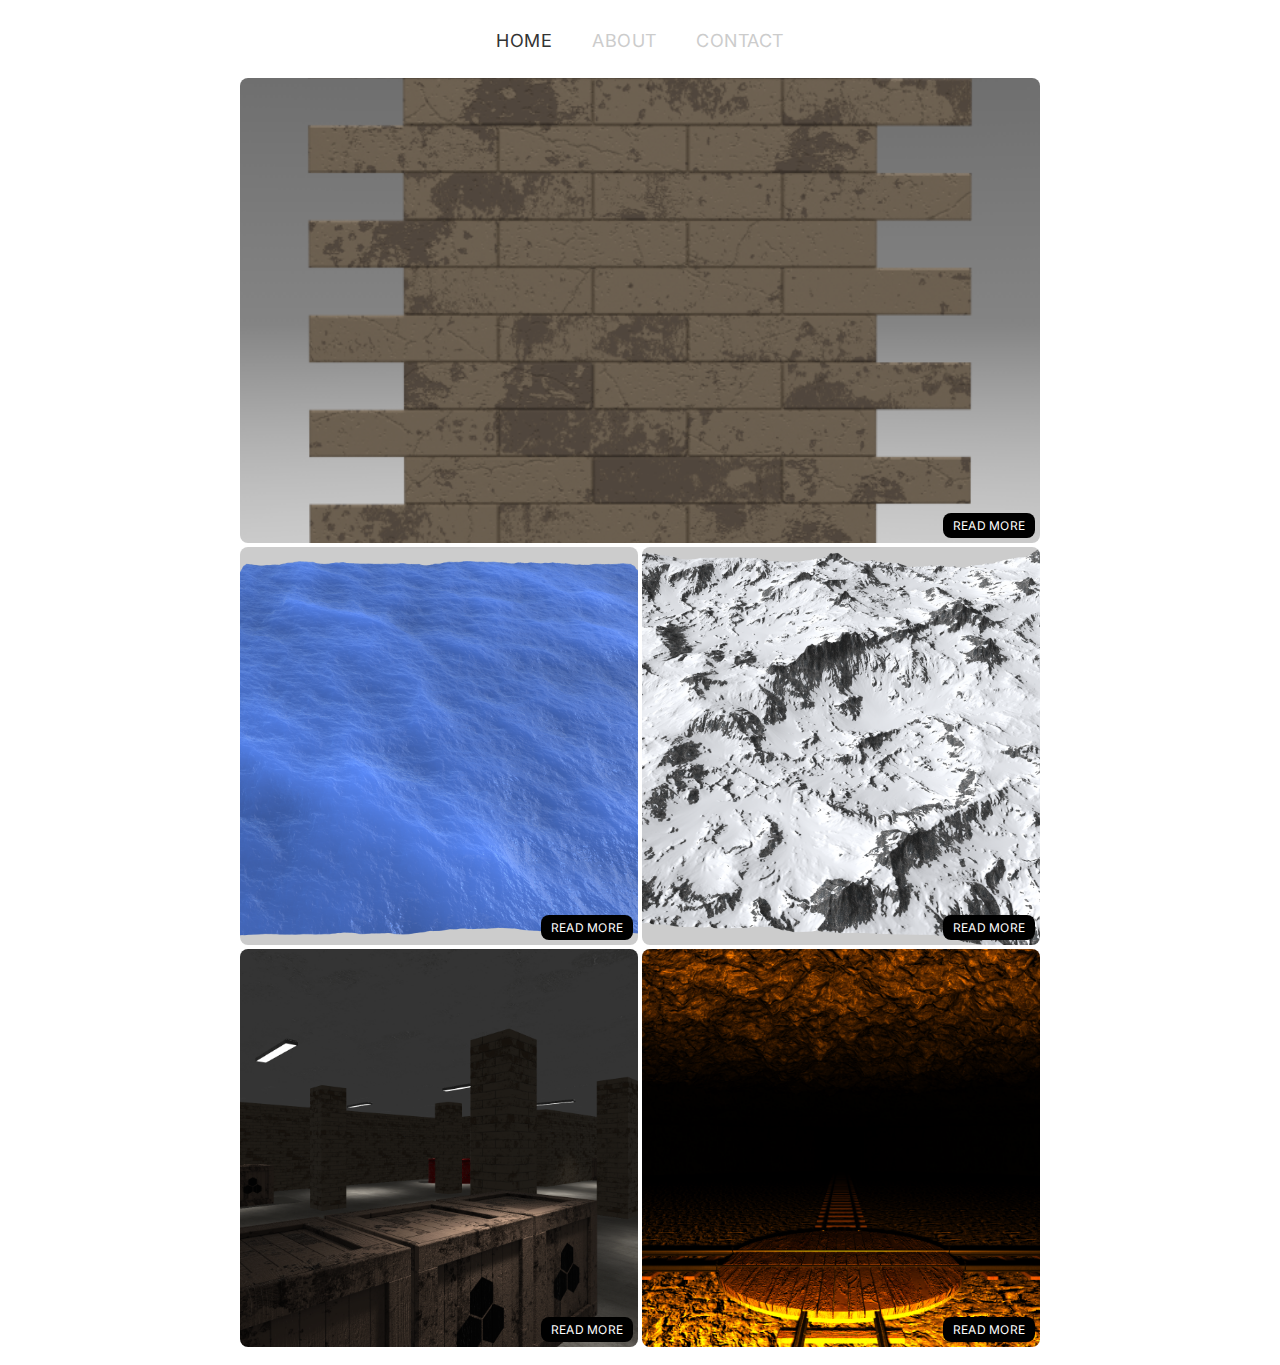
<file: index.html>
<!DOCTYPE html>

<html>
	<head>
		<title>Simon Blom</title>
		<link rel="stylesheet" href="main.css">
		<link rel="stylesheet" href="https://fonts.googleapis.com/css?family=Inter">
	</head>
	<body>
		<div class="main-frame">
			<div class="navigation">
				<a href="/" class="active">Home</a>
				<a href="/about">About</a>
				<a href="/contact">Contact</a>
			</div>
			<div class="image-layout">
				<a href="/01" style="grid-area: 1 / 1 / 8 / 13;">
					<img src="images/01-22.png">
					<div class="index-button">READ MORE</div>
				</a>
				<a href="/02" style="grid-area: 8 / 1 / 14 / 7;">
					<img src="images/02-13.png">
					<div class="index-button">READ MORE</div>
				</a>
				<a href="/03" style="grid-area: 8 / 7 / 14 / 13;">
					<img src="images/03-08.png">
					<div class="index-button">READ MORE</div>
				</a>
				<a href="/04" style="grid-area: 14 / 1 / 20 / 7;">
					<img src="images/04-32.png">
					<div class="index-button">READ MORE</div>
				</a>
				<a href="/05" style="grid-area: 14 / 7 / 20 / 13;">
					<img src="images/05-22.png">
					<div class="index-button">READ MORE</div>
				</a>
			</div>
		</div>
	</body>
</html>
</file>
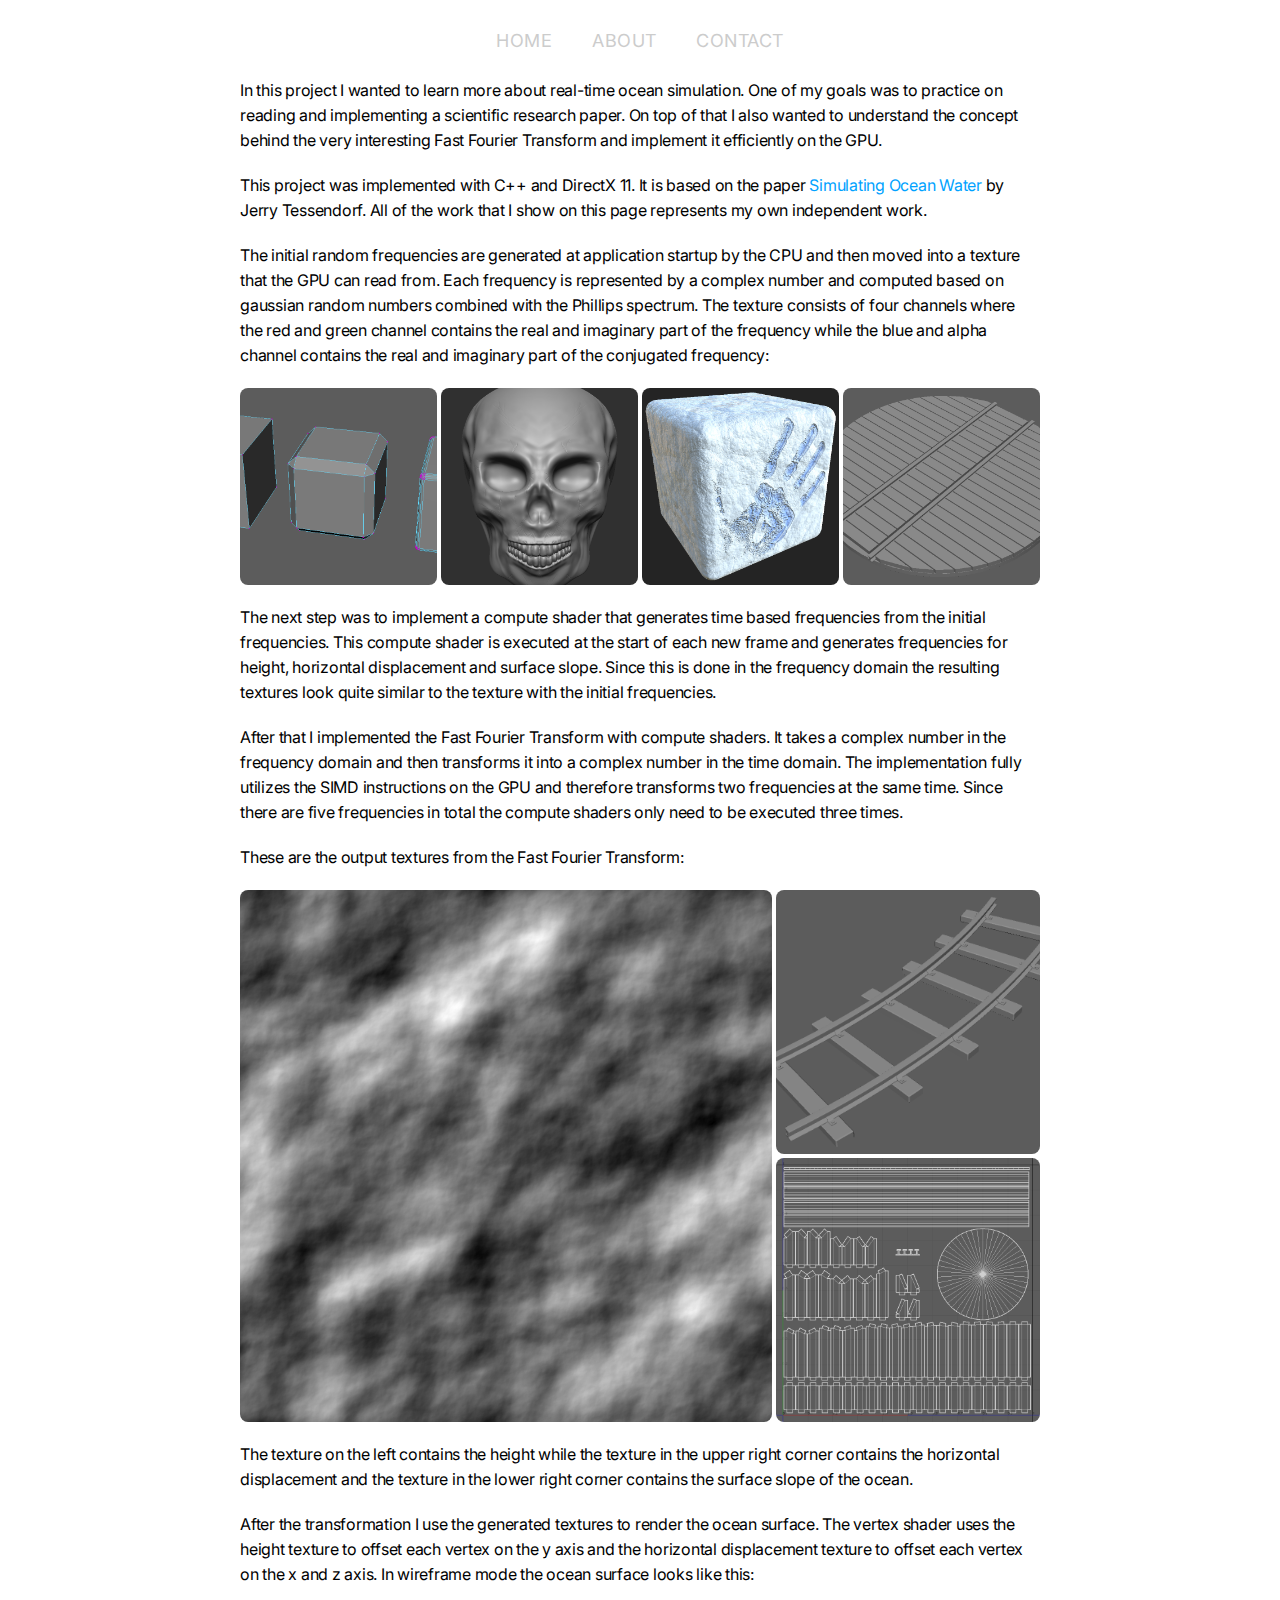
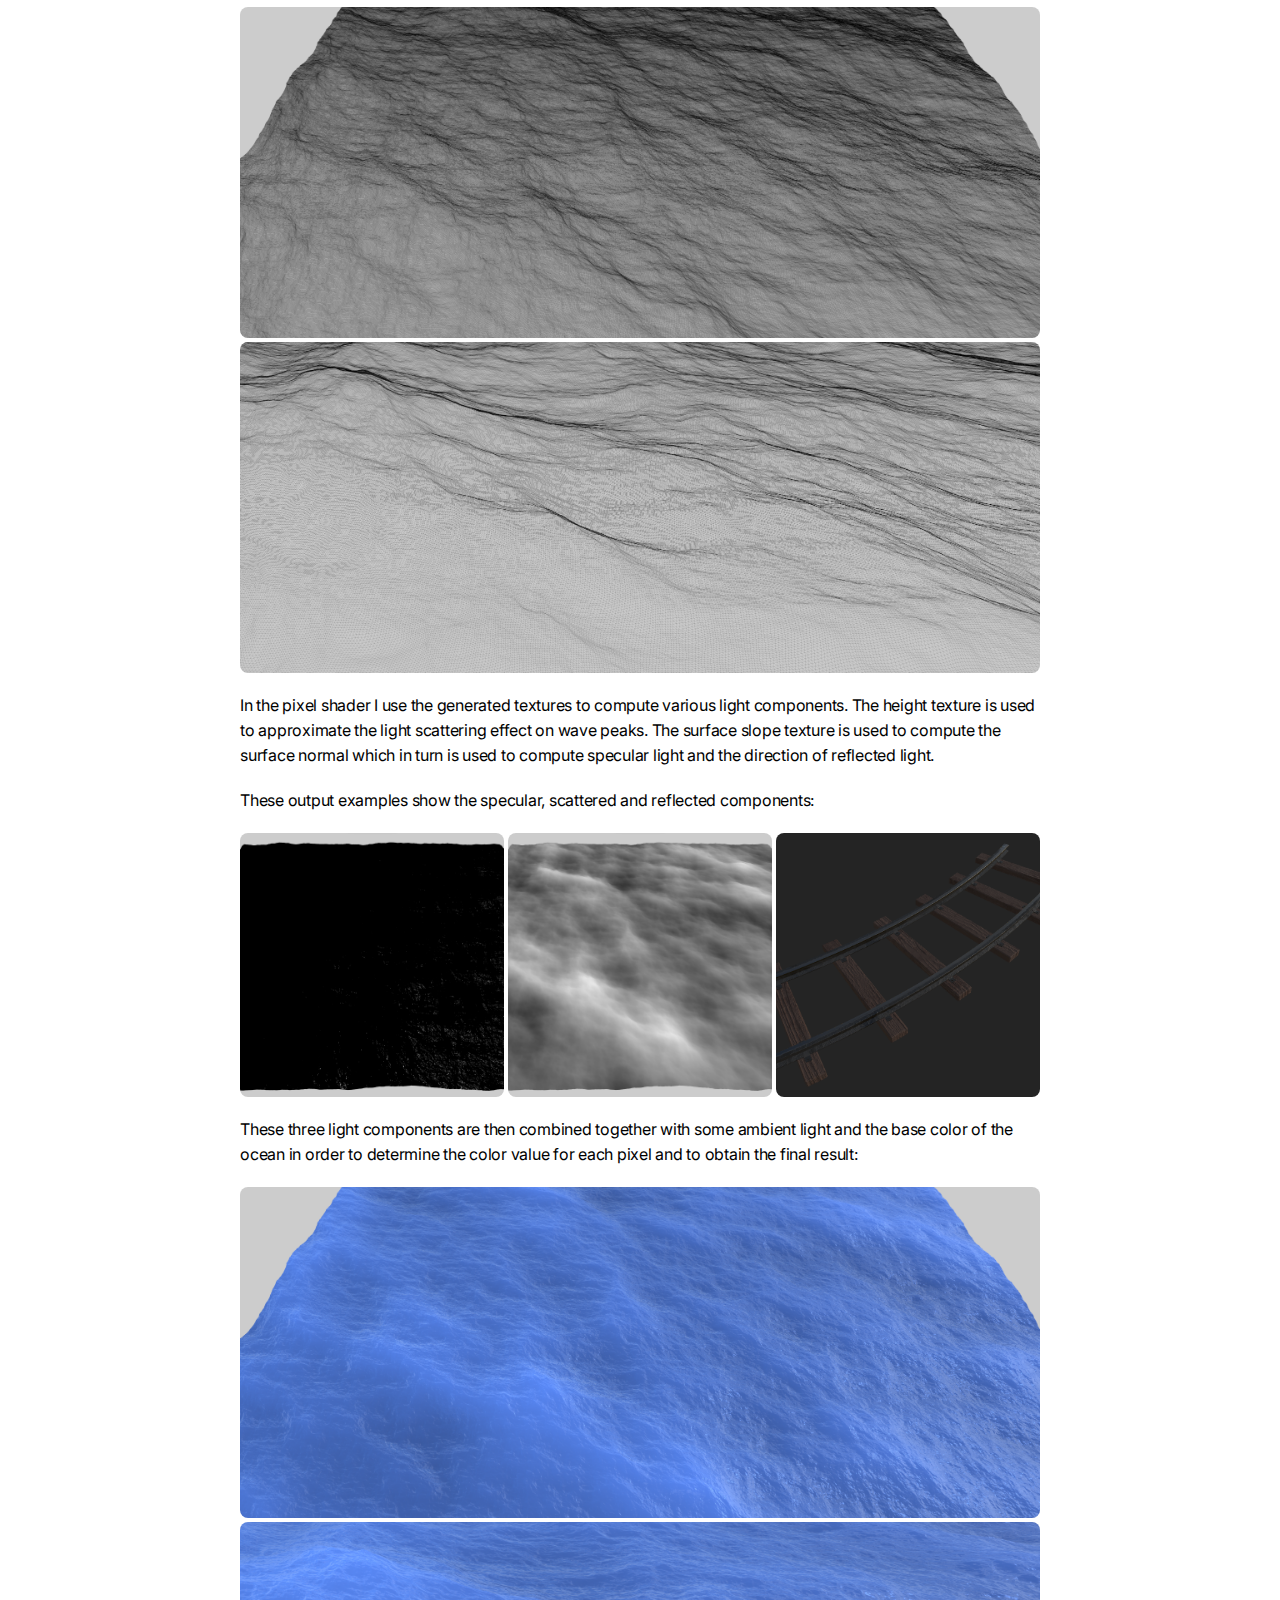
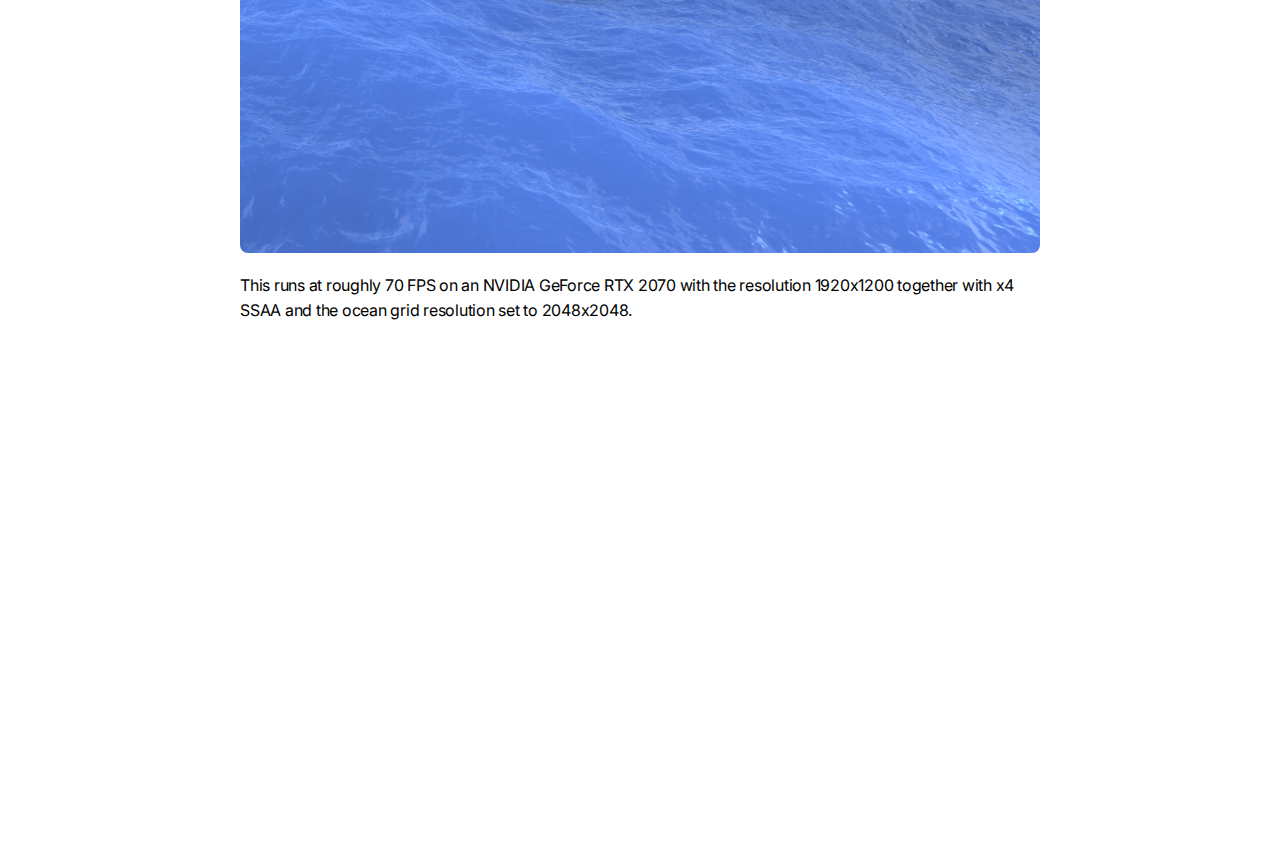
<file: 02.html>
<!DOCTYPE html>

<html>
	<head>
		<title>Simon Blom</title>
		<link rel="stylesheet" href="main.css">
		<link rel="stylesheet" href="https://fonts.googleapis.com/css?family=Inter">
	</head>
	<body>
		<div class="main-frame">
			<div class="navigation">
				<a href="/">Home</a>
				<a href="/about">About</a>
				<a href="/contact">Contact</a>
			</div>
			<div class="textbox">
				In this project I wanted to learn more about real-time ocean simulation. One of my
				goals was to practice on reading and implementing a scientific research paper. On
				top of that I also wanted to understand the concept behind the very interesting
				Fast Fourier Transform and implement it efficiently on the GPU.
			</div>
			<div class="textbox">
				This project was implemented with C++ and DirectX 11. It is based on the paper
				<a href="https://people.computing.clemson.edu/~jtessen/reports/papers_files/
				coursenotes2004.pdf">Simulating Ocean Water</a> by Jerry Tessendorf. All of the
				work that I show on this page represents my own independent work.
			</div>
			<div class="textbox">
				The initial random frequencies are generated at application startup by the CPU and
				then moved into a texture that the GPU can read from. Each frequency is represented
				by a complex number and computed based on gaussian random numbers combined with the
				Phillips spectrum. The texture consists of four channels where the red and green
				channel contains the real and imaginary part of the frequency while the blue and
				alpha channel contains the real and imaginary part of the conjugated frequency:
			</div>
			<div class="image-layout">
				<a href="images/02-01.png" style="grid-area: 1 /  1 / 4 /  4;"><img src="images/02-01.png"></a>
				<a href="images/02-02.png" style="grid-area: 1 /  4 / 4 /  7;"><img src="images/02-02.png"></a>
				<a href="images/02-03.png" style="grid-area: 1 /  7 / 4 / 10;"><img src="images/02-03.png"></a>
				<a href="images/02-04.png" style="grid-area: 1 / 10 / 4 / 13;"><img src="images/02-04.png"></a>
			</div>
			<div class="textbox">
				The next step was to implement a compute shader that generates time based
				frequencies from the initial frequencies. This compute shader is executed at the
				start of each new frame and generates frequencies for height, horizontal
				displacement and surface slope. Since this is done in the frequency domain the
				resulting textures look quite similar to the texture with the initial frequencies.
			</div>
			<div class="textbox">
				After that I implemented the Fast Fourier Transform with compute shaders. It takes
				a complex number in the frequency domain and then transforms it into a complex
				number in the time domain. The implementation fully utilizes the SIMD instructions
				on the GPU and therefore transforms two frequencies at the same time. Since there
				are five frequencies in total the compute shaders only need to be executed three
				times.
			</div>
			<div class="textbox">
				These are the output textures from the Fast Fourier Transform:
			</div>
			<div class="image-layout">
				<a href="images/02-05.png" style="grid-area: 1 / 1 / 9 /  9;"><img src="images/02-05.png"></a>
				<a href="images/02-06.png" style="grid-area: 1 / 9 / 5 / 13;"><img src="images/02-06.png"></a>
				<a href="images/02-07.png" style="grid-area: 5 / 9 / 9 / 13;"><img src="images/02-07.png"></a>
			</div>
			<div class="textbox">
				The texture on the left contains the height while the texture in the upper right
				corner contains the horizontal displacement and the texture in the lower right
				corner contains the surface slope of the ocean.
			</div>
			<div class="textbox">
				After the transformation I use the generated textures to render the ocean surface.
				The vertex shader uses the height texture to offset each vertex on the y axis and
				the horizontal displacement texture to offset each vertex on the x and z axis. In
				wireframe mode the ocean surface looks like this:
			</div>
			<div class="image-layout">
				<a href="images/02-08.png" style="grid-area: 1 / 1 /  6 / 13;"><img src="images/02-08.png"></a>
				<a href="images/02-09.png" style="grid-area: 6 / 1 / 11 / 13;"><img src="images/02-09.png"></a>
			</div>
			<div class="textbox">
				In the pixel shader I use the generated textures to compute various light
				components. The height texture is used to approximate the light scattering effect
				on wave peaks. The surface slope texture is used to compute the surface normal
				which in turn is used to compute specular light and the direction of reflected
				light.
			</div>
			<div class="textbox">
				These output examples show the specular, scattered and reflected components:
			</div>
			<div class="image-layout">
				<a href="images/02-10.png" style="grid-area: 1 / 1 / 5 /  5;"><img src="images/02-10.png"></a>
				<a href="images/02-11.png" style="grid-area: 1 / 5 / 5 /  9;"><img src="images/02-11.png"></a>
				<a href="images/02-12.png" style="grid-area: 1 / 9 / 5 / 13;"><img src="images/02-12.png"></a>
			</div>

			<div class="textbox">
				These three light components are then combined together with some ambient light and
				the base color of the ocean in order to determine the color value for each pixel
				and to obtain the final result:
			</div>
			<div class="image-layout">
				<a href="images/02-13.png" style="grid-area: 1 / 1 /  6 / 13;"><img src="images/02-13.png"></a>
				<a href="images/02-14.png" style="grid-area: 6 / 1 / 11 / 13;"><img src="images/02-14.png"></a>
			</div>
			<div class="textbox">
				This runs at roughly 70 FPS on an NVIDIA GeForce RTX 2070 with the resolution
				1920x1200 together with x4 SSAA and the ocean grid resolution set to 2048x2048.
			</div>
			<div class="video-layout">
				<iframe src="https://www.youtube.com/embed/V3lDVTRCZGA?rel=0" allowfullscreen></iframe>
			</div>
			<!--
			<div class="textbox">
				You can find the project repository <a href="https://github.com/simonblo/dd1354-
				ocean-simulation">here</a> which contains all resources and source code.
			</div>
			-->
		</div>
	</body>
</html>
</file>
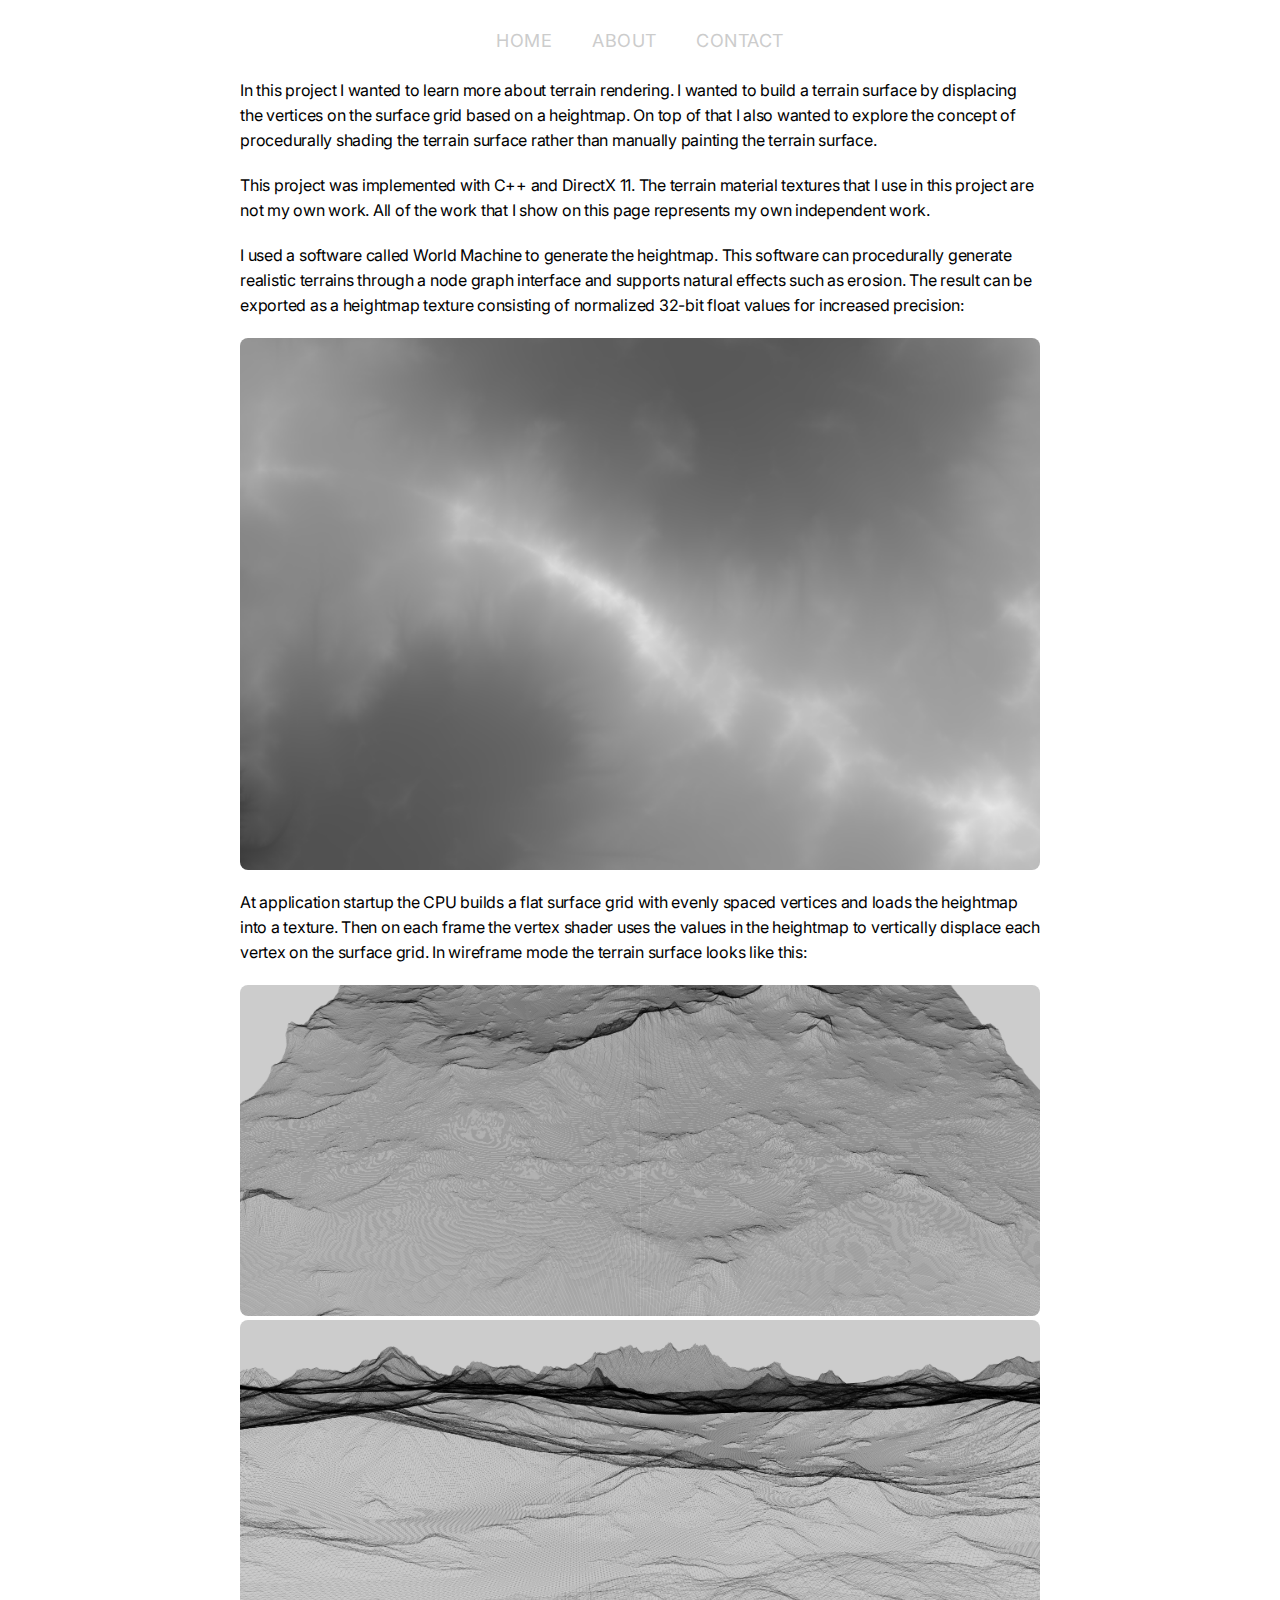
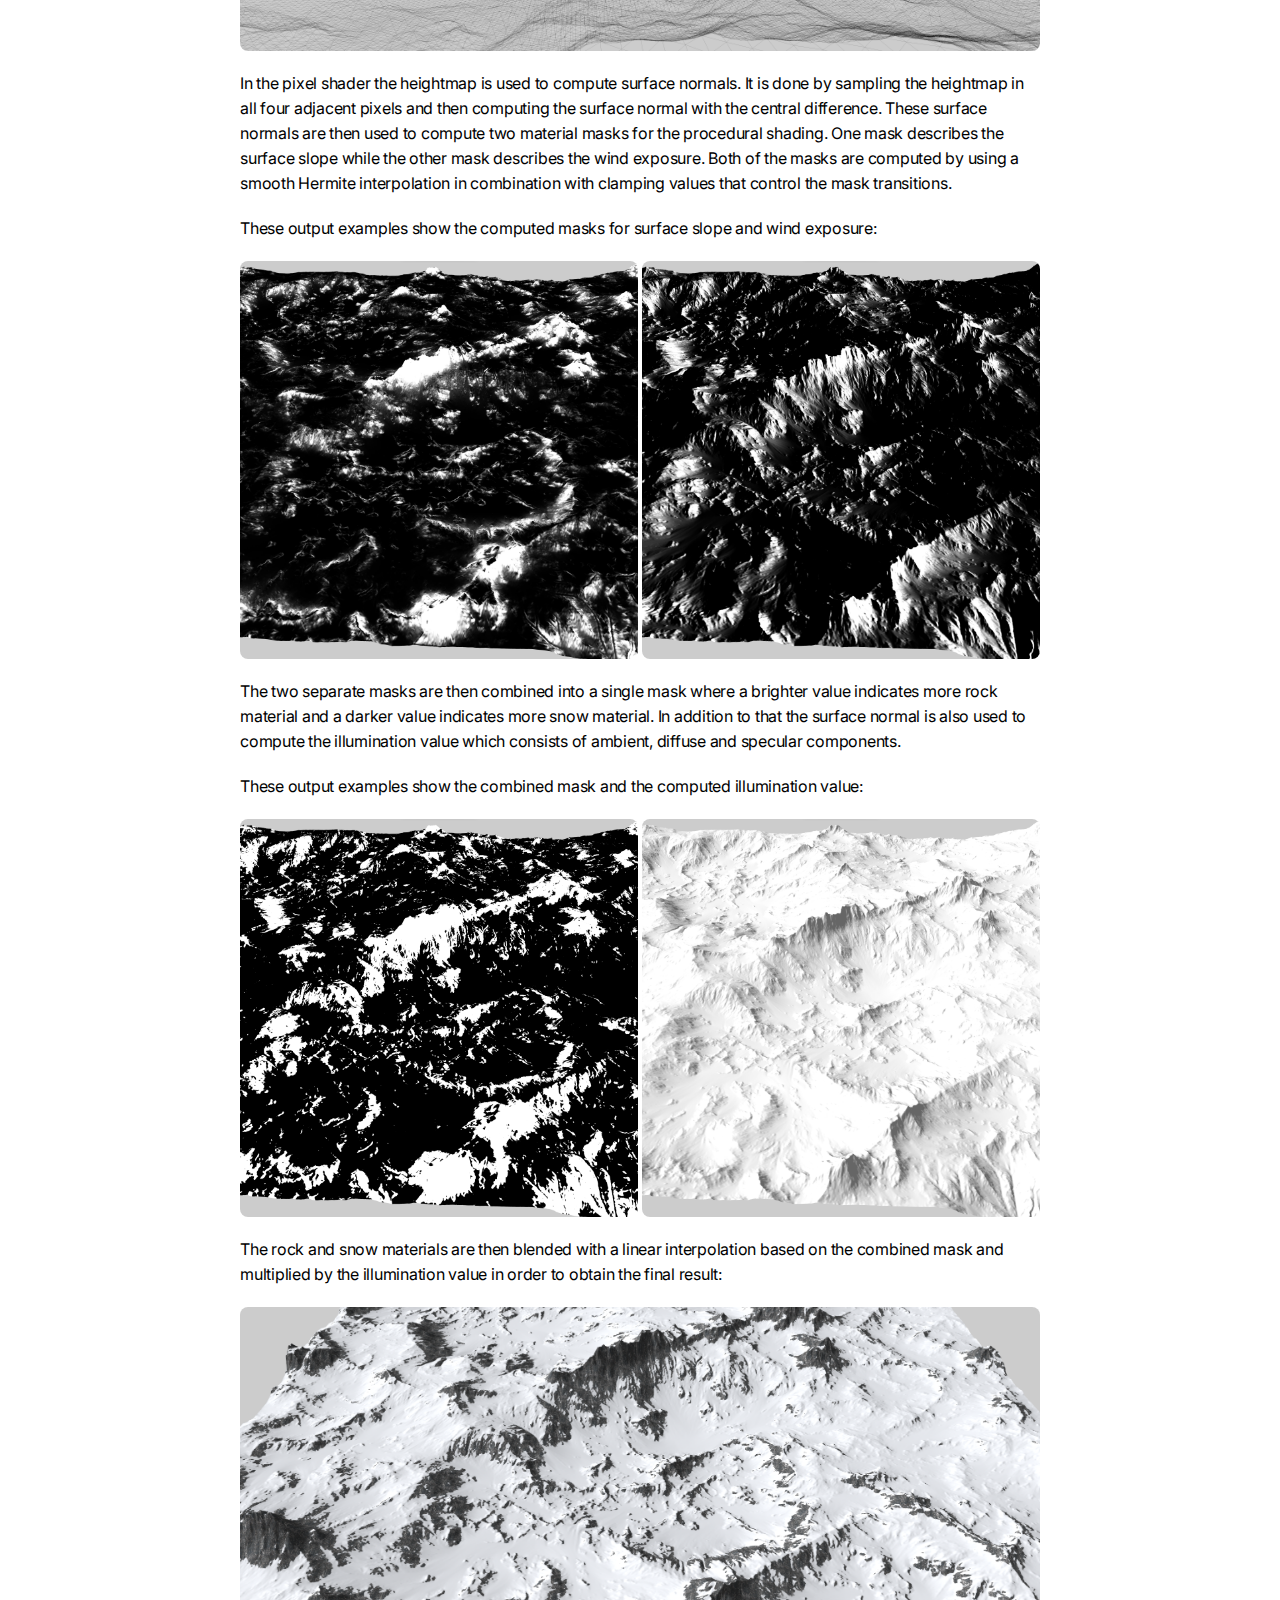
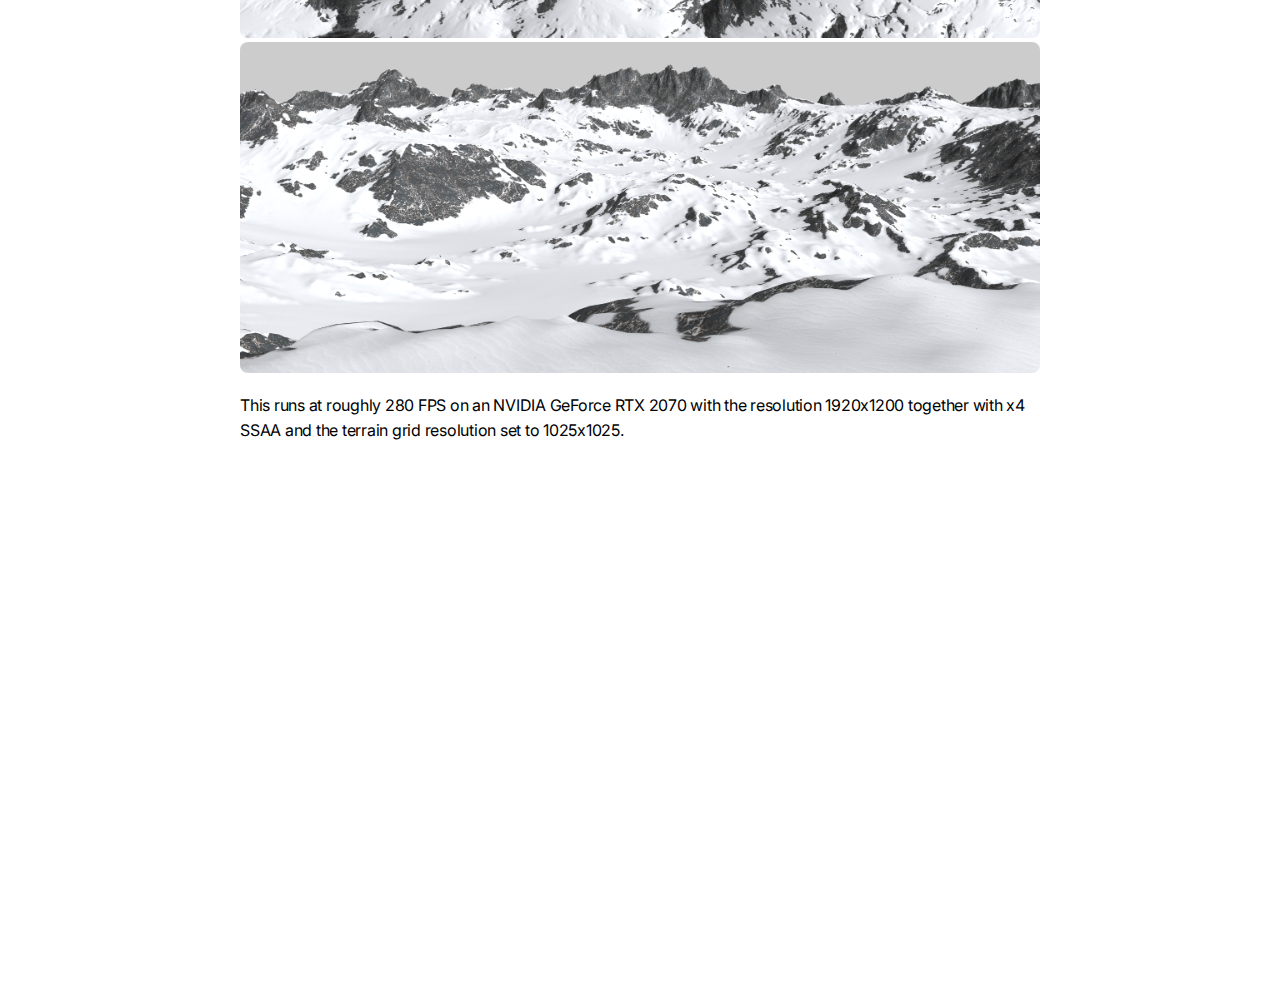
<file: 03.html>
<!DOCTYPE html>

<html>
	<head>
		<title>Simon Blom</title>
		<link rel="stylesheet" href="main.css">
		<link rel="stylesheet" href="https://fonts.googleapis.com/css?family=Inter">
	</head>
	<body>
		<div class="main-frame">
			<div class="navigation">
				<a href="/">Home</a>
				<a href="/about">About</a>
				<a href="/contact">Contact</a>
			</div>
			<div class="textbox">
				In this project I wanted to learn more about terrain rendering. I wanted to build a
				terrain surface by displacing the vertices on the surface grid based on a
				heightmap. On top of that I also wanted to explore the concept of procedurally
				shading the terrain surface rather than manually painting the terrain surface.
			</div>
			<div class="textbox">
				This project was implemented with C++ and DirectX 11. The terrain material textures
				that I use in this project are not my own work. All of the work that I show on this
				page represents my own independent work.
			</div>
			<div class="textbox">
				I used a software called World Machine to generate the heightmap. This software can
				procedurally generate realistic terrains through a node graph interface and
				supports natural effects such as erosion. The result can be exported as a heightmap
				texture consisting of normalized 32-bit float values for increased precision:
			</div>
			<div class="image-layout">
				<a href="images/03-01.png" style="grid-area: 1 / 1 / 9 / 13;"><img src="images/03-01.png"></a>
			</div>
			<div class="textbox">
				At application startup the CPU builds a flat surface grid with evenly spaced
				vertices and loads the heightmap into a texture. Then on each frame the vertex
				shader uses the values in the heightmap to vertically displace each vertex on the
				surface grid. In wireframe mode the terrain surface looks like this:
			</div>
			<div class="image-layout">
				<a href="images/03-02.png" style="grid-area: 1 / 1 /  6 / 13;"><img src="images/03-02.png"></a>
				<a href="images/03-03.png" style="grid-area: 6 / 1 / 11 / 13;"><img src="images/03-03.png"></a>
			</div>
			<div class="textbox">
				In the pixel shader the heightmap is used to compute surface normals. It is done by
				sampling the heightmap in all four adjacent pixels and then computing the surface
				normal with the central difference. These surface normals are then used to compute
				two material masks for the procedural shading. One mask describes the surface slope
				while the other mask describes the wind exposure. Both of the masks are computed by
				using a smooth Hermite interpolation in combination with clamping values that
				control the mask transitions.
			</div>
			<div class="textbox">
				These output examples show the computed masks for surface slope and wind exposure:
			</div>
			<div class="image-layout">
				<a href="images/03-04.png" style="grid-area: 1 / 1 / 7 /  7;"><img src="images/03-04.png"></a>
				<a href="images/03-05.png" style="grid-area: 1 / 7 / 7 / 13;"><img src="images/03-05.png"></a>
			</div>
			<div class="textbox">
				The two separate masks are then combined into a single mask where a brighter value
				indicates more rock material and a darker value indicates more snow material. In
				addition to that the surface normal is also used to compute the illumination value
				which consists of ambient, diffuse and specular components.
			</div>
			<div class="textbox">
				These output examples show the combined mask and the computed illumination value:
			</div>
			<div class="image-layout">
				<a href="images/03-06.png" style="grid-area: 1 / 1 / 7 /  7;"><img src="images/03-06.png"></a>
				<a href="images/03-07.png" style="grid-area: 1 / 7 / 7 / 13;"><img src="images/03-07.png"></a>
			</div>
			<div class="textbox">
				The rock and snow materials are then blended with a linear interpolation based on
				the combined mask and multiplied by the illumination value in order to obtain the
				final result:
			</div>
			<div class="image-layout">
				<a href="images/03-08.png" style="grid-area: 1 / 1 /  6 / 13;"><img src="images/03-08.png"></a>
				<a href="images/03-09.png" style="grid-area: 6 / 1 / 11 / 13;"><img src="images/03-09.png"></a>
			</div>
			<div class="textbox">
				This runs at roughly 280 FPS on an NVIDIA GeForce RTX 2070 with the resolution
				1920x1200 together with x4 SSAA and the terrain grid resolution set to 1025x1025.
			</div>
			<div class="video-layout">
				<iframe src="https://www.youtube.com/embed/zLZyJyYI-mY?rel=0" allowfullscreen></iframe>
			</div>
			<!--
			<div class="textbox">
				You can find the project repository <a href="https://github.com/simonblo/dd2258-
				terrain-shading">here</a> which contains all resources and source code.
			</div>
			-->
		</div>
	</body>
</html>
</file>
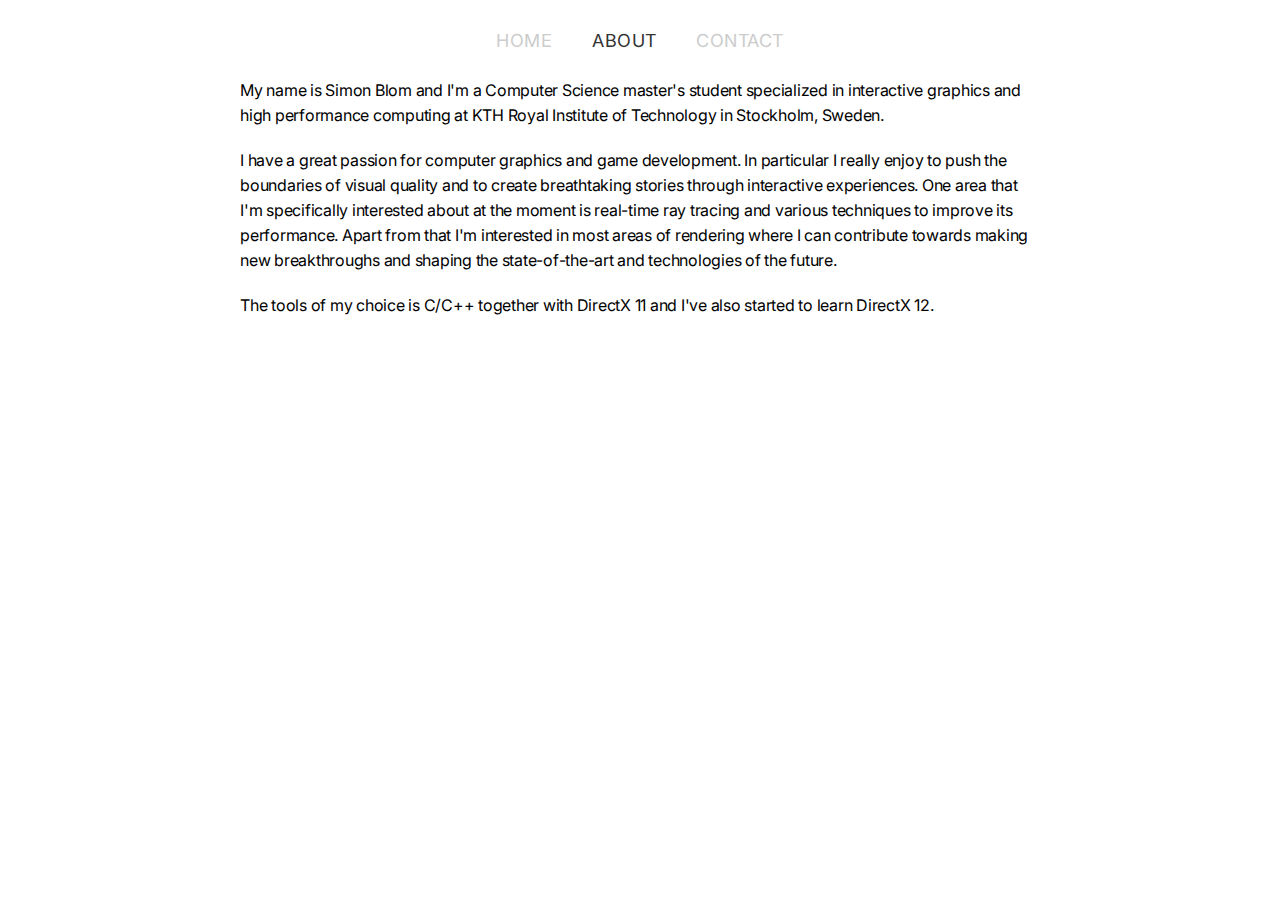
<file: about.html>
<!DOCTYPE html>

<html>
	<head>
		<title>Simon Blom</title>
		<link rel="stylesheet" href="main.css">
		<link rel="stylesheet" href="https://fonts.googleapis.com/css?family=Inter">
	</head>
	<body>
		<div class="main-frame">
			<div class="navigation">
				<a href="/">Home</a>
				<a href="/about" class="active">About</a>
				<a href="/contact">Contact</a>
			</div>
			<div class="textbox">
				My name is Simon Blom and I'm a Computer Science master's student specialized in
				interactive graphics and high performance computing at KTH Royal Institute of
				Technology in Stockholm, Sweden.
			</div>
			<div class="textbox">
				I have a great passion for computer graphics and game development. In particular I
				really enjoy to push the boundaries of visual quality and to create breathtaking
				stories through interactive experiences. One area that I'm specifically interested
				about at the moment is real-time ray tracing and various techniques to improve its
				performance. Apart from that I'm interested in most areas of rendering where I can
				contribute towards making new breakthroughs and shaping the state-of-the-art and
				technologies of the future.
			</div>
			<div class="textbox">
				The tools of my choice is C/C++ together with DirectX 11 and I've also started to
				learn DirectX 12.
			</div>
		</div>
	</body>
</html>
</file>
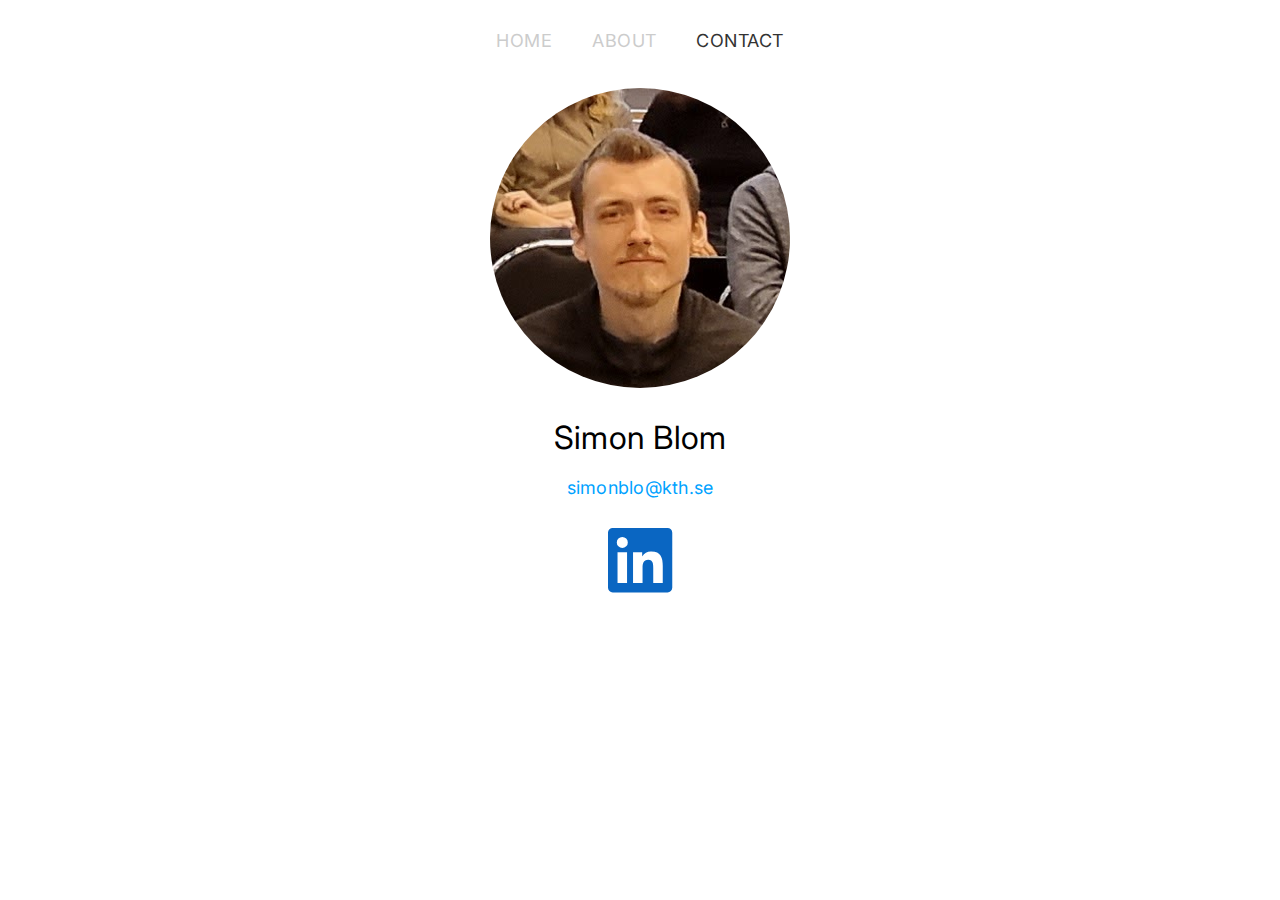
<file: contact.html>
<!DOCTYPE html>

<html>
	<head>
		<title>Simon Blom</title>
		<link rel="stylesheet" href="main.css">
		<link rel="stylesheet" href="https://fonts.googleapis.com/css?family=Inter">
	</head>
	<body>
		<div class="main-frame">
			<div class="navigation">
				<a href="/">Home</a>
				<a href="/about">About</a>
				<a href="/contact" class="active">Contact</a>
			</div>
			<div class="contact-photo">
				<img src="images/00-01.png">
			</div>
			<div class="contact-name">
				Simon Blom
			</div>
			<div class="contact-mail">
				<a href="mailto:simonblo@kth.se">simonblo@kth.se</a>
			</div>
			<div class="contact-linkedin">
				<a href="https://www.linkedin.com/in/simonblo">
					<img src="images/00-02.svg">
				</a>
			</div>
		</div>
	</body>
</html>
</file>
<file: main.css>
body
{
	text-align: center;
	overflow-y: scroll;
}

a
{
	color: #00A2FF;
	text-decoration: none;
}

a:hover
{
	color: #00A2FF;
	text-decoration: underline;
}

.main-frame
{
	display: block;
	height: auto;
}

.navigation
{
	display: inline-block;
	overflow: hidden;
}

.navigation a
{
	color: #CCCCCC;
	float: left;
	font-family: "Inter", sans-serif;
	text-align: center;
	text-decoration: none;
	text-transform: uppercase;
}

.navigation a:hover
{
	color: #333333;
}

.navigation a.active
{
	color: #333333;
}

.textbox
{
	display: inline-block;
	font-family: "Inter", sans-serif;
	text-align: left;
}

.image-layout
{
	display: inline-grid;
	overflow: hidden;
}

.image-layout a, .image-layout img
{
	position: relative;
	width: 100%;
	height: 100%;
	object-fit: cover;
}

.video-layout
{
	display: inline-grid;
	overflow: hidden;
}

.video-layout iframe
{
	width: 100%;
	height: 100%;
	border: none;
	object-fit: cover;
}

.index-button
{
	position: absolute;
	display: inline-grid;
	font-family: "Inter", sans-serif;
	color: #FFFFFF;
	background-color: #000000;
}

.image-layout a:hover .index-button
{
	color: #000000;
	background-color: #FCBA03;
}

.contact-photo
{
	display: block;
	overflow: hidden;
}

.contact-photo img
{
	width: 100%;
	height: 100%;
	border-radius: 100%;
	object-fit: cover;
}

.contact-name
{
	font-family: "Inter", sans-serif;
}

.contact-mail
{
	font-family: "Inter", sans-serif;
}

.contact-linkedin
{
	width: 65px;
	height: 65px;
	overflow: hidden;
}

@media only screen and (min-device-width: 800px)
{
	.main-frame
	{
		width: 800px;
		margin: 0px auto;
	}

	.navigation
	{
		margin: 10px 0px 0px;
	}

	.navigation a
	{
		margin: 10px 15px;
		padding: 5px;
		font-size: 18px;
		letter-spacing: 0.45px;
		line-height: 16px;
	}

	.textbox
	{
		width: 800px;
		margin: 10px 0px;
		font-size: 16px;
		letter-spacing: -0.25px;
		line-height: 25px;
	}

	.image-layout
	{
		width: 800px;
		margin: 10px 0px;
		grid-auto-columns: 63px;
		grid-auto-rows: 63px;
		grid-gap: 4px;
	}

	.image-layout a, .image-layout img
	{
		border-radius: 8px;
	}

	.video-layout
	{
		width: 800px;
		height: 500px;
		margin: 10px 0px;
	}

	.video-layout iframe
	{
		border-radius: 8px;
	}

	.index-button
	{
		right: 5px;
		bottom: 5px;
		padding: 5px 10px;
		font-size: 12px;
		letter-spacing: 0.25px;
		border-radius: 8px;
	}

	.contact-photo
	{
		width: 300px;
		height: 300px;
		margin: 20px auto 30px;
	}

	.contact-name
	{
		margin: 20px 0px;
		font-size: 32px;
		letter-spacing: 0.25px;
	}

	.contact-mail
	{
		margin: 20px 0px;
		font-size: 18px;
		letter-spacing: 0.25px;
	}

	.contact-linkedin
	{
		margin: 30px auto 10px;
	}
}

@media only screen and (max-device-width: 800px)
{
	body
	{
		margin: 0px;
	}

	.main-frame
	{
		width: 100vw;
		margin: 0vw 0vw;
	}

	.navigation
	{
		margin: 2vw 0vw 0vw;
	}

	.navigation a
	{
		margin: 1vw 2vw;
		padding: 1vw;
		font-size: 3vw;
		letter-spacing: 0.05vw;
		line-height: 3vw;
	}

	.textbox
	{
		width: 96.8vw;
		margin: 1vw 0vw;
		font-size: 1.4vw;
		letter-spacing: -0.025vw;
		line-height: 2.55vw;
	}

	.image-layout
	{
		width: 99.2vw;
		margin: 1vw 0vw;
		grid-auto-columns: 7.9vw;
		grid-auto-rows: 7.9vw;
		grid-gap: 0.4vw;
	}

	.image-layout a, .image-layout img
	{
		border-radius: 1vw;
	}

	.video-layout
	{
		width: 99.2vw;
		height: 62vw;
		margin: 1vw 0vw;
	}

	.video-layout iframe
	{
		border-radius: 1vw;
	}

	.index-button
	{
		right: 0.5vw;
		bottom: 0.5vw;
		padding: 1vw 1.5vw;
		font-size: 2.25vw;
		letter-spacing: 0.02vw;
		border-radius: 1vw;
	}

	.contact-photo
	{
		width: 50vw;
		height: 50vw;
		margin: 2vw auto 3vw;
	}

	.contact-name
	{
		margin: 2vw 0vw;
		font-size: 6.8vw;
		letter-spacing: 0.025vw;
	}

	.contact-mail
	{
		margin: 2vw 0vw;
		font-size: 3.8vw;
		letter-spacing: 0.025vw;
	}

	.contact-linkedin
	{
		margin: 5vw auto 1vw;
		transform: scale(1.4);
	}
}
</file>
